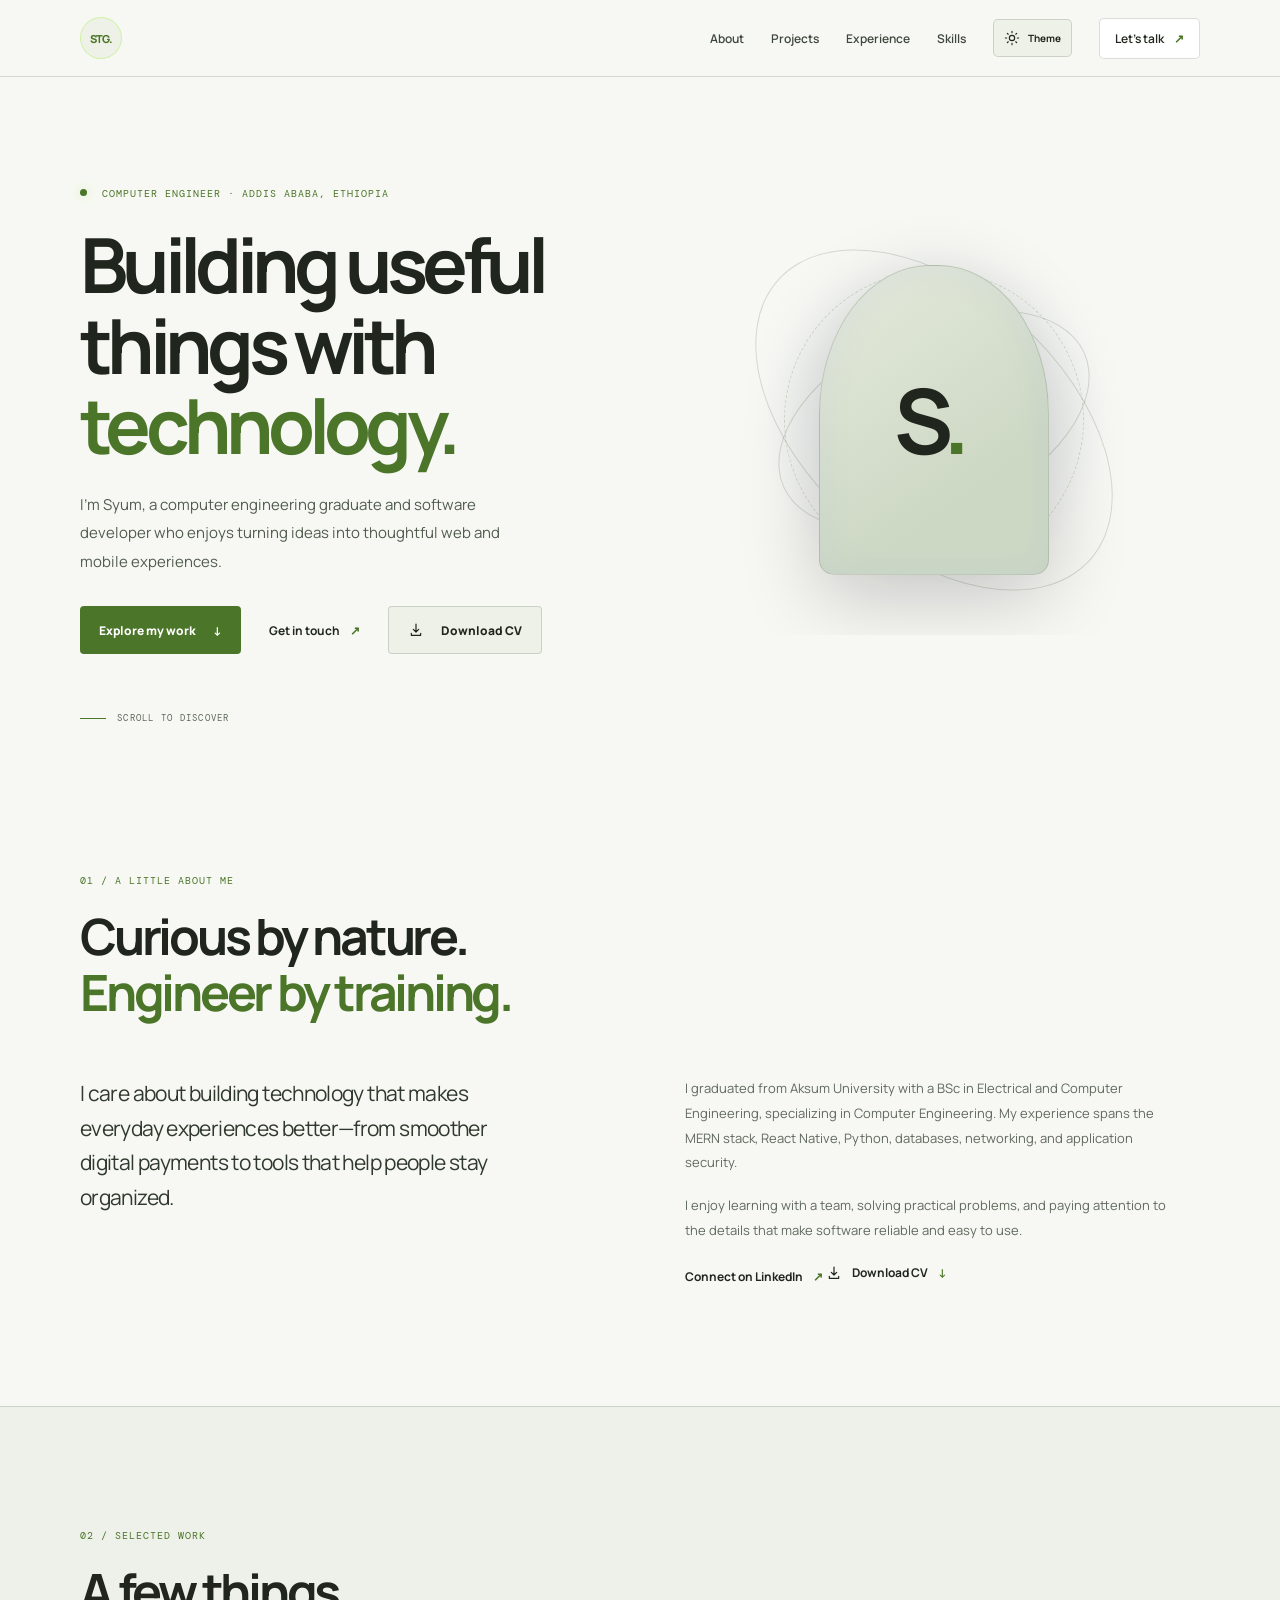
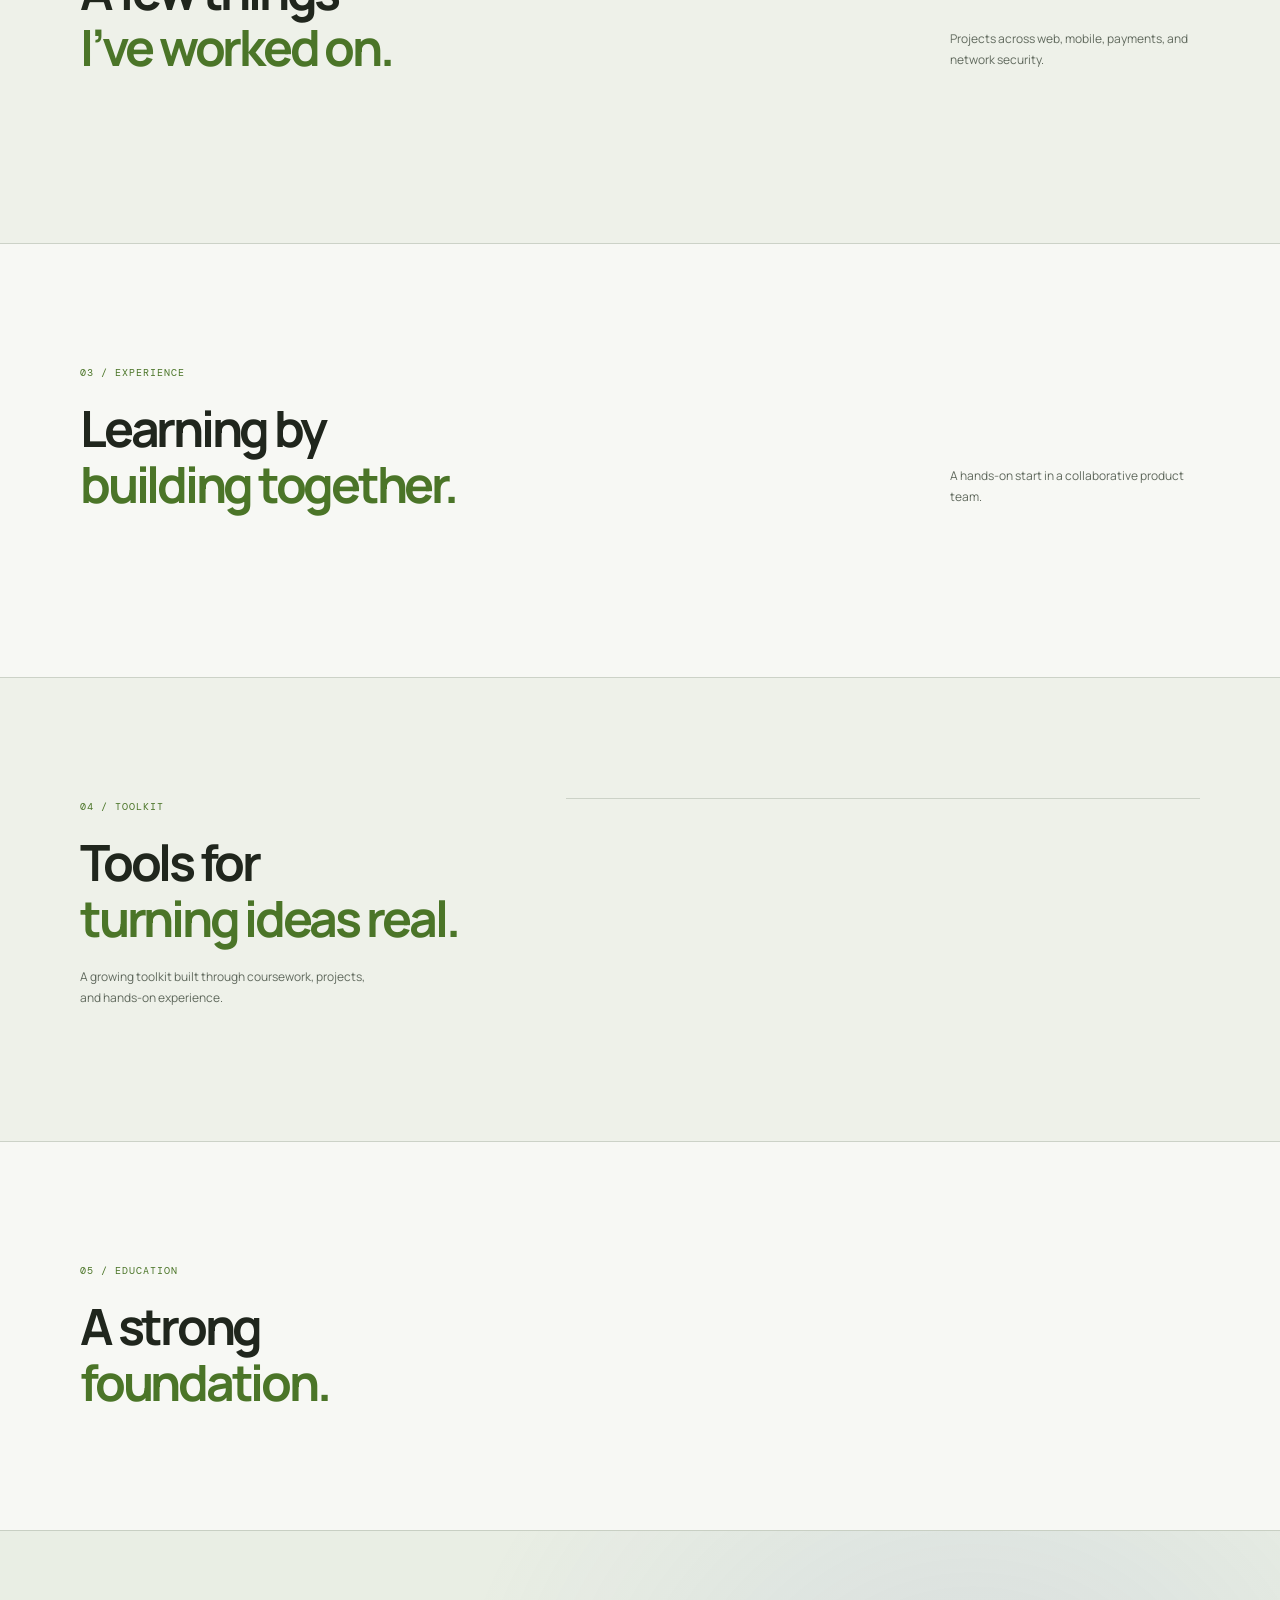
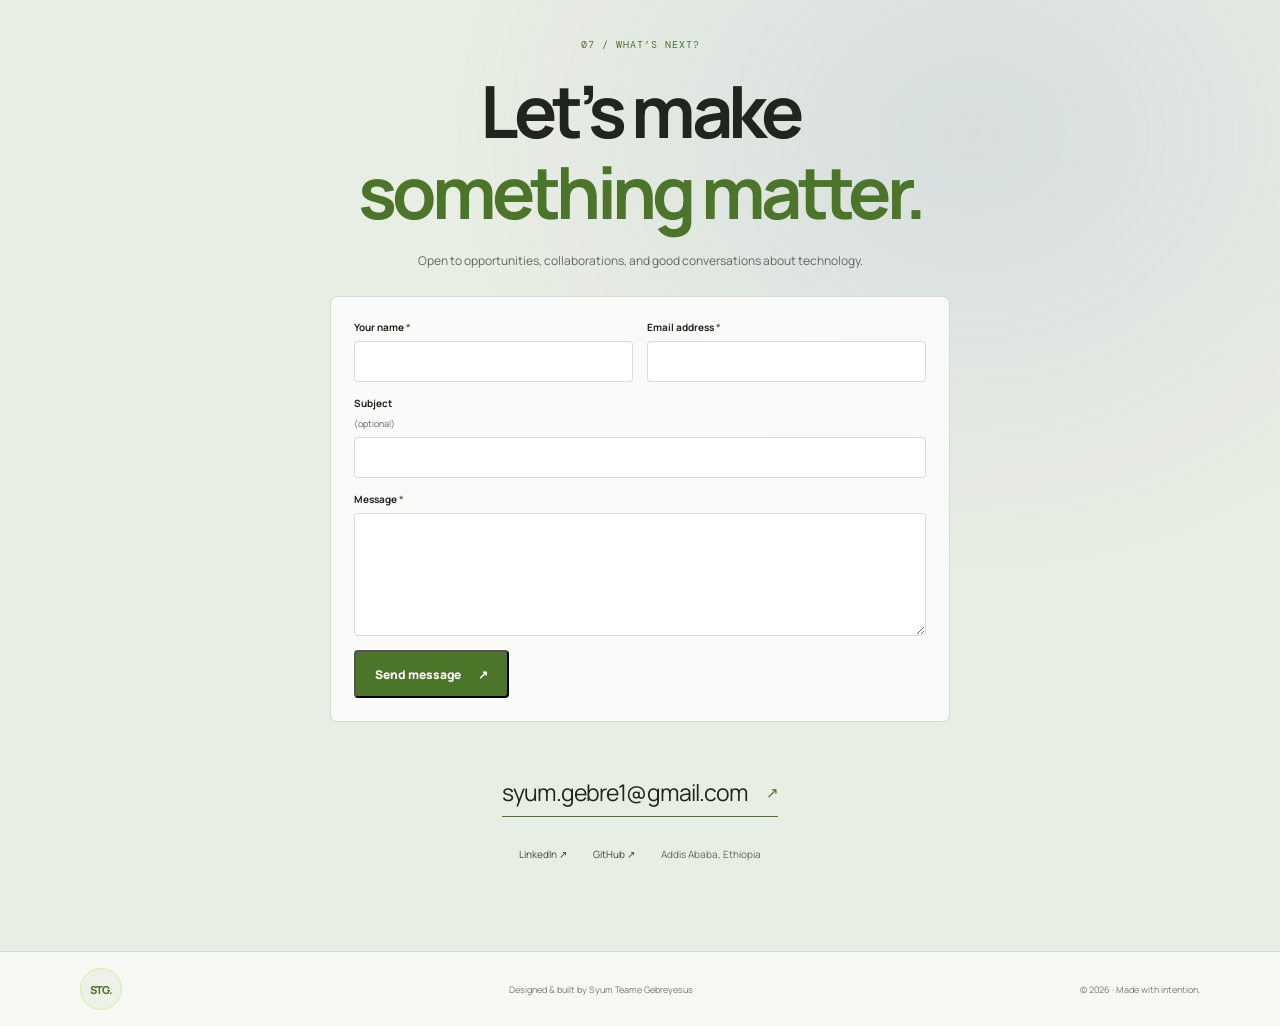
<file: index.html>
<!doctype html>
<html lang="en">
  <head>
    <meta charset="utf-8" />
    <meta name="viewport" content="width=device-width, initial-scale=1" />
    
    <!-- SEO Meta -->
    <meta name="description" content="The portfolio of Syum Teame Gebreyesus, a computer engineer and software developer based in Addis Ababa, Ethiopia." />
    <meta name="theme-color" content="#0b1020" />
    <meta name="color-scheme" content="dark light" />
    
    <!-- Open Graph / Social Media -->
    <meta property="og:type" content="website" />
    <meta property="og:title" content="Syum Teame Gebreyesus — Computer Engineer & Developer" />
    <meta property="og:description" content="Building useful things with technology. Explore my projects, experience, and skills." />
    <meta property="og:image" content="assets/og-image.jpg" />
    <meta name="twitter:card" content="summary_large_image" />

    <!-- JSON-LD Structured Data for Google -->
    <script type="application/ld+json">
    {
      "@context": "https://schema.org",
      "@type": "Person",
      "name": "Syum Teame Gebreyesus",
      "jobTitle": "Computer Engineer & Software Developer",
      "url": "https://syumgebre1.github.io/syum-portfolio/",
      "sameAs": [
        "https://www.linkedin.com/in/syumgebre1",
        "https://github.com/syum.gebre1"
      ]
    }
    </script>

    <link rel="icon" type="image/svg+xml" href="favicon.svg" />
    <title>Syum Teame Gebreyesus — Computer Engineer & Developer</title>
    
    <link rel="preconnect" href="https://fonts.googleapis.com" />
    <link rel="preconnect" href="https://fonts.gstatic.com" crossorigin />
    <link href="https://fonts.googleapis.com/css2?family=DM+Mono:wght@400;500&family=Manrope:wght@400;500;600;700;800&display=swap" rel="stylesheet" />
    
    <!-- Theme initialization (prevents flash of wrong theme) -->
    <script>
      (() => {
        let theme = null;
        try { theme = localStorage.getItem('syum-portfolio-theme'); } catch {}
        if (theme !== 'light' && theme !== 'dark') {
          theme = window.matchMedia('(prefers-color-scheme: light)').matches ? 'light' : 'dark';
        }
        document.documentElement.dataset.theme = theme;
      })();
    </script>
    
    <link rel="stylesheet" href="styles.css" />
    <script src="script.js" defer></script>
    <script type="module" src="password-recovery.js"></script>
    <script type="module" src="portfolio-data.js"></script>
    <script type="module" src="contact-form.js"></script>
  </head>
  <body>
    <a class="skip-link" href="#main">Skip to content</a>
    
    <!-- HEADER -->
    <header class="site-header">
      <nav class="nav shell" aria-label="Main navigation">
        <a class="wordmark photo-wordmark" href="#home" aria-label="Syum Gebreyesus, home">
          <img alt="" />
          <span class="logo-fallback" aria-hidden="true">STG<span>.</span></span>
        </a>
        <button class="menu-toggle" type="button" aria-expanded="false" aria-controls="nav-links">
          <span class="sr-only">Toggle navigation</span>
          <span></span><span></span>
        </button>
        <div class="nav-links" id="nav-links">
          <a href="#about">About</a>
          <a href="#projects">Projects</a>
          <a href="#experience">Experience</a>
          <a href="#skills">Skills</a>
          <button class="theme-toggle" id="theme-toggle" type="button" aria-pressed="false" aria-label="Switch to light theme">
            <svg class="theme-icon theme-icon-sun" viewBox="0 0 24 24" aria-hidden="true"><circle cx="12" cy="12" r="4"/><path d="M12 2v2m0 16v2M4.93 4.93l1.42 1.42m11.3 11.3 1.42 1.42M2 12h2m16 0h2M4.93 19.07l1.42-1.42m11.3-11.3 1.42-1.42"/></svg>
            <svg class="theme-icon theme-icon-moon" viewBox="0 0 24 24" aria-hidden="true"><path d="M20.2 15.2A8.5 8.5 0 0 1 8.8 3.8 8.5 8.5 0 1 0 20.2 15.2Z"/></svg>
            <span class="theme-toggle-label">Theme</span>
          </button>
          <a class="nav-contact" href="#contact">Let’s talk <span aria-hidden="true">↗</span></a>
        </div>
      </nav>
    </header>

    <main id="main">
      <!-- HERO SECTION -->
      <section class="hero shell" id="home" aria-labelledby="hero-title">
        <div class="hero-copy">
          <div class="hero-meta-row">
            <p class="eyebrow"><span class="status-dot"></span> <span data-profile="role-location">COMPUTER ENGINEER · ADDIS ABABA, ETHIOPIA</span></p>
            <!-- Availability Badge (populated by JS) -->
            <span id="availability-badge" class="availability-badge" hidden></span>
          </div>
          <h1 id="hero-title">Building useful<br />things with <span>technology.</span></h1>
          <p class="hero-intro" data-profile="summary">
            I’m Syum, a computer engineering graduate and software developer who enjoys turning ideas into thoughtful web and mobile experiences.
          </p>
          <div class="hero-actions">
            <a class="button button-primary" href="#projects">Explore my work <span aria-hidden="true">↓</span></a>
            <a class="text-link" href="mailto:syum.gebre1@gmail.com">Get in touch <span aria-hidden="true">↗</span></a>
            <a id="cv-download-hero" class="button button-secondary" href="assets/Syum-Teame-CV.pdf" download="Syum-Teame-CV.pdf" aria-label="Download Syum Teame Gebreyesus's CV as a PDF">
              <svg viewBox="0 0 24 24" aria-hidden="true"><path d="M12 3v12m0 0 4-4m-4 4-4-4M5 17v3h14v-3"/></svg>
              Download CV
            </a>
          </div>
        </div>
        
        <div class="hero-art" aria-hidden="true">
          <div class="orbit orbit-one"></div>
          <div class="orbit orbit-two"></div>
          <div class="orbit orbit-three"></div>
          <div class="hero-monogram">
            <img alt="" />
            <span class="monogram-fallback" aria-hidden="true">S<span>.</span></span>
          </div>
        </div>
        
        <a class="scroll-cue" href="#about"><span></span> SCROLL TO DISCOVER</a>
      </section>

      <!-- ABOUT SECTION -->
      <section class="section shell" id="about" aria-labelledby="about-title">
        <div class="section-heading">
          <p class="eyebrow">01 / A LITTLE ABOUT ME</p>
          <h2 id="about-title">Curious by nature.<br /><span>Engineer by training.</span></h2>
        </div>
        <div class="about-grid">
          <div>
            <p class="about-lead" data-profile="summary">I care about building technology that makes everyday experiences better—from smoother digital payments to tools that help people stay organized.</p>
            <!-- Currently learning block (populated by JS) -->
            <div id="now-learning-block" class="now-learning-block" hidden>
              <p class="eyebrow">CURRENTLY LEARNING</p>
              <p data-profile="now_learning"></p>
            </div>
          </div>
          <div class="about-detail">
            <div data-profile="about"><p>I graduated from Aksum University with a BSc in Electrical and Computer Engineering, specializing in Computer Engineering. My experience spans the MERN stack, React Native, Python, databases, networking, and application security.</p><p>I enjoy learning with a team, solving practical problems, and paying attention to the details that make software reliable and easy to use.</p></div>
            <a class="text-link" data-profile="linkedin-about" href="https://www.linkedin.com/in/syumgebre1" target="_blank" rel="noreferrer">Connect on LinkedIn <span aria-hidden="true">↗</span></a>
            <a id="cv-download-about" class="text-link about-cv-link" href="assets/Syum-Teame-CV.pdf" download="Syum-Teame-CV.pdf" aria-label="Download Syum Teame Gebreyesus's CV as a PDF">
              <svg viewBox="0 0 24 24" aria-hidden="true"><path d="M12 3v12m0 0 4-4m-4 4-4-4M5 17v3h14v-3"/></svg>
              Download CV <span aria-hidden="true">↓</span>
            </a>
          </div>
        </div>
      </section>

      <!-- PROJECTS SECTION -->
      <section class="section projects-section" id="projects" aria-labelledby="projects-title">
        <div class="shell">
          <div class="section-topline">
            <div class="section-heading">
              <p class="eyebrow">02 / SELECTED WORK</p>
              <h2 id="projects-title">A few things<br /><span>I’ve worked on.</span></h2>
            </div>
            <p class="section-aside">Projects across web, mobile, payments, and network security.</p>
          </div>
          <!-- Project cards will be dynamically rendered here by portfolio-data.js -->
          <div class="project-grid" data-portfolio="projects"></div>
        </div>
      </section>

      <!-- EXPERIENCE SECTION -->
      <section class="section shell" id="experience" aria-labelledby="experience-title">
        <div class="section-topline experience-topline">
          <div class="section-heading"><p class="eyebrow">03 / EXPERIENCE</p><h2 id="experience-title">Learning by<br /><span>building together.</span></h2></div>
          <p class="section-aside">A hands-on start in a collaborative product team.</p>
        </div>
        <!-- Experience cards will be dynamically rendered here by portfolio-data.js -->
        <div data-portfolio="experience"></div>
      </section>

      <!-- SKILLS SECTION -->
      <section class="section skills-section" id="skills" aria-labelledby="skills-title">
        <div class="shell skills-layout">
          <div class="section-heading"><p class="eyebrow">04 / TOOLKIT</p><h2 id="skills-title">Tools for<br /><span>turning ideas real.</span></h2><p class="skills-intro">A growing toolkit built through coursework, projects, and hands-on experience.</p></div>
          <!-- Skills rows will be dynamically rendered here by portfolio-data.js -->
          <div class="skills-list" data-portfolio="skills"></div>
        </div>
      </section>

      <!-- EDUCATION SECTION -->
      <section class="section shell education-section" id="education" aria-labelledby="education-title">
        <div class="section-heading"><p class="eyebrow">05 / EDUCATION</p><h2 id="education-title">A strong<br /><span>foundation.</span></h2></div>
        <!-- Education and Certs will be dynamically rendered here by portfolio-data.js -->
        <div class="education-content" data-portfolio="education"></div>
      </section>

      <!-- HIGHLIGHTS SECTION -->
      <section class="section shell highlights-section" id="highlights" aria-labelledby="highlights-title" data-portfolio="highlights" hidden>
        <div class="section-heading"><p class="eyebrow">06 / MORE ABOUT ME</p><h2 id="highlights-title">Highlights &<br /><span>languages.</span></h2></div>
        <div class="highlights-grid"></div>
      </section>

      <!-- CONTACT SECTION -->
      <section class="contact-section" id="contact" aria-labelledby="contact-title">
        <div class="shell contact-inner">
          <p class="eyebrow">07 / WHAT’S NEXT?</p>
          <h2 id="contact-title">Let’s make<br /><span>something matter.</span></h2>
          <p class="contact-copy">Open to opportunities, collaborations, and good conversations about technology.</p>
          
          <form id="contact-form" class="contact-form" novalidate>
            <div class="contact-form-row">
              <label for="contact-name">Your name <span aria-hidden="true">*</span><input id="contact-name" name="name" type="text" autocomplete="name" maxlength="120" required /></label>
              <label for="contact-email">Email address <span aria-hidden="true">*</span><input id="contact-email" name="email" type="email" autocomplete="email" maxlength="254" required /></label>
            </div>
            <label for="contact-subject">Subject <small>(optional)</small><input id="contact-subject" name="subject" type="text" maxlength="200" /></label>
            <label for="contact-message">Message <span aria-hidden="true">*</span><textarea id="contact-message" name="message" rows="5" maxlength="10000" required></textarea></label>
            <div class="contact-submit-row"><button class="button button-primary" type="submit">Send message <span aria-hidden="true">↗</span></button><p id="contact-form-status" class="contact-form-status" role="status" aria-live="polite"></p></div>
          </form>
          
          <div class="contact-options" aria-label="Other ways to contact me">
            <a id="contact-whatsapp" class="contact-option contact-option-whatsapp" href="#" target="_blank" rel="noreferrer" aria-label="Contact Syum on WhatsApp" hidden>
              <svg viewBox="0 0 24 24" aria-hidden="true"><path d="M20.5 11.7a8.5 8.5 0 0 1-12.6 7.4L3 20l.9-4.7a8.5 8.5 0 1 1 16.6-3.6Z"/><path d="M8.5 8.2c.3-.6.6-.6.9-.6h.4c.2 0 .4.1.5.4l.7 1.7c.1.2 0 .4-.1.6l-.5.6c-.2.2-.2.4 0 .7.5.8 1.2 1.5 2.1 2 .3.2.5.2.7-.1l.7-.8c.2-.2.4-.2.6-.1l1.6.8c.2.1.4.2.4.4 0 .3-.2 1-.7 1.4-.5.5-1.2.7-1.9.6-1-.1-2.2-.7-3.4-1.7-1.4-1.2-2.4-2.8-2.6-3.8-.2-.9.1-1.6.6-2.1Z"/></svg>
              WhatsApp
            </a>
            <a id="contact-telegram" class="contact-option contact-option-telegram" href="#" target="_blank" rel="noreferrer" aria-label="Message Syum on Telegram" hidden>
              <svg viewBox="0 0 24 24" aria-hidden="true"><path d="m21 3-7.1 18-4.1-7.8L2 9.1 21 3Z"/><path d="m9.8 13.2 4.8-4.8"/></svg>
              Telegram
            </a>
          </div>
          
          <a class="contact-email" data-profile="email-link" href="mailto:syum.gebre1@gmail.com">syum.gebre1@gmail.com <span aria-hidden="true">↗</span></a>
          <div class="contact-links"><a data-profile="linkedin-link" href="https://www.linkedin.com/in/syumgebre1" target="_blank" rel="noreferrer">LinkedIn ↗</a><a data-profile="github-link" href="https://github.com/syum.gebre1" target="_blank" rel="noreferrer">GitHub ↗</a><a data-profile="phone-link" href="tel:" hidden></a><span data-profile="location">Addis Ababa, Ethiopia</span></div>
        </div>
      </section>
    </main>

    <footer class="site-footer">
      <div class="shell footer-inner">
        <a class="wordmark photo-wordmark" href="#home" aria-label="Back to top"><img alt="" /><span class="logo-fallback" aria-hidden="true">STG<span>.</span></span></a>
        <p>Designed & built by <span data-profile="name">Syum Teame Gebreyesus</span></p>
        <!-- Admin link removed for privacy -->
        <p>© <span id="year">2026</span> · Made with intention.</p>
      </div>
    </footer>

    <section id="password-reset-panel" class="password-reset-overlay" role="dialog" aria-modal="true" aria-labelledby="password-reset-title" hidden>
      <form id="password-reset-form" class="password-reset-card">
        <p class="eyebrow">ACCOUNT SECURITY</p>
        <h1 id="password-reset-title">Set a new password</h1>
        <p class="password-reset-copy">Choose a new password for your portfolio admin account.</p>
        <div id="password-reset-fields" hidden>
          <label for="password-reset-new">New password</label>
          <input id="password-reset-new" name="password" type="password" autocomplete="new-password" minlength="8" required />
          <label for="password-reset-confirm">Confirm new password</label>
          <input id="password-reset-confirm" name="password-confirm" type="password" autocomplete="new-password" minlength="8" required />
        </div>
        <p id="password-reset-status" class="password-reset-status" role="status" aria-live="polite"></p>
        <button id="password-reset-submit" class="button button-primary" type="submit" hidden>Update password</button>
        <a class="password-reset-admin-link" href="admin.html">Go to admin sign in</a>
      </form>
    </section>
  </body>
</html>
</file>
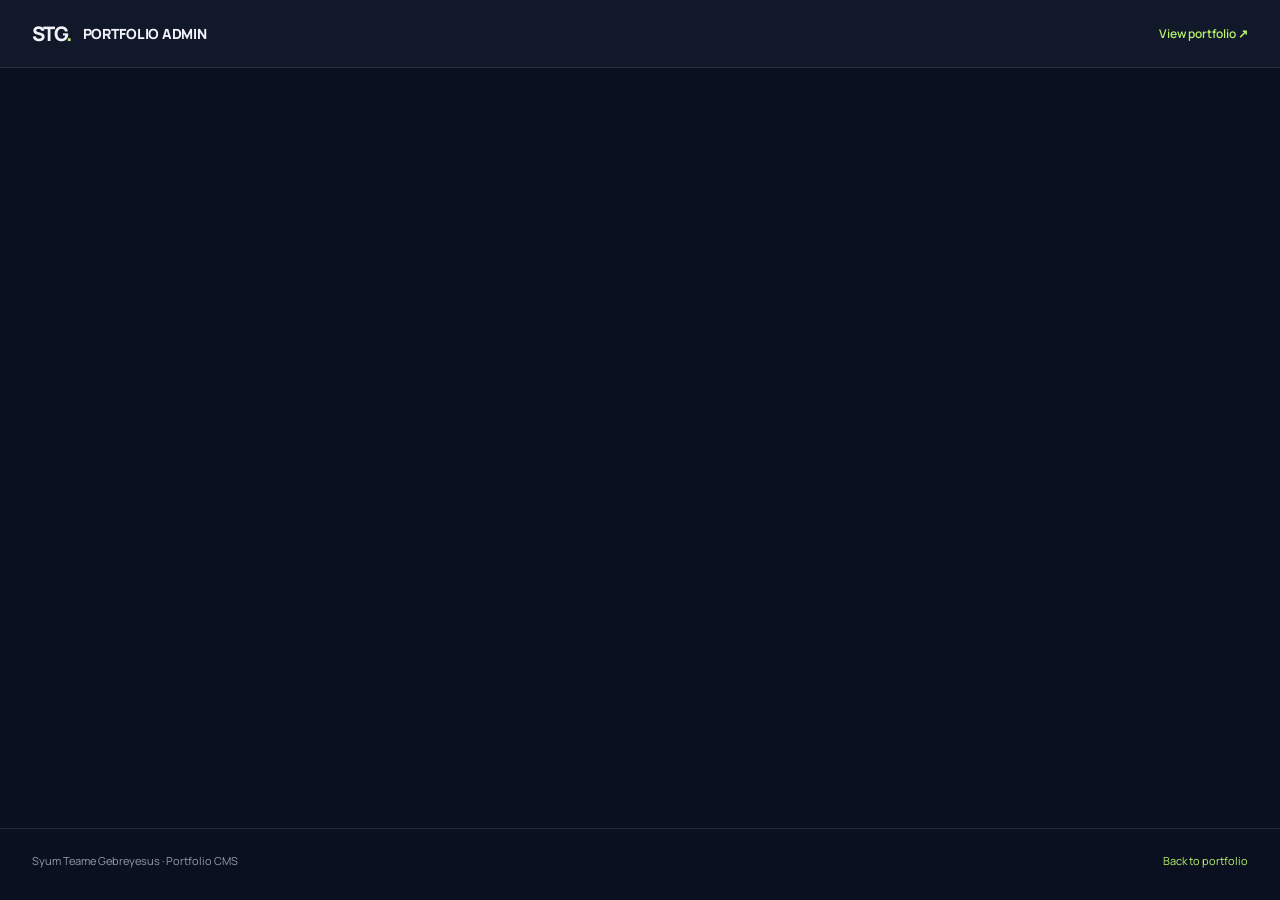
<file: admin.html>
<!doctype html>
<html lang="en">
  <head>
    <meta charset="utf-8" />
    <meta name="viewport" content="width=device-width, initial-scale=1" />
    <meta name="theme-color" content="#0b1020" />
    <meta name="robots" content="noindex, nofollow" /> <!-- Keep this page out of Google Search -->
    <link rel="icon" type="image/svg+xml" href="favicon.svg" />
    <title>Portfolio Admin — Syum</title>
    <link rel="preconnect" href="https://fonts.googleapis.com" />
    <link rel="preconnect" href="https://fonts.gstatic.com" crossorigin />
    <link href="https://fonts.googleapis.com/css2?family=DM+Mono:wght@400;500&family=Manrope:wght@400;500;600;700;800&display=swap" rel="stylesheet" />
    <link rel="stylesheet" href="admin.css" />
    <link rel="stylesheet" href="admin-inbox.css" />
    <script type="module" src="admin.js"></script>
  </head>
  <body>
    <header class="admin-topbar">
      <a class="admin-brand" href="index.html"><span class="brand-mark">STG<span>.</span></span><span>PORTFOLIO ADMIN</span></a>
      <div class="topbar-actions">
        <a class="public-link" href="index.html" target="_blank" rel="noreferrer">View portfolio ↗</a>
        <button id="sign-out" class="button button-quiet" type="button" hidden>Sign out</button>
      </div>
    </header>

    <main class="admin-main">
      <!-- Setup Message (Shows if config is missing) -->
      <section id="setup-message" class="notice-card" hidden>
        <p class="eyebrow">ONE-TIME SETUP</p>
        <h1>Connect your Supabase project</h1>
        <p>The admin is ready, but the project URL and public anon key haven’t been added yet. Follow the checklist in <strong>SUPABASE-SETUP.md</strong>, then reopen this page.</p>
      </section>

      <!-- Login Card (Shows if not signed in) -->
      <section id="login-card" class="login-card" hidden>
        <p class="eyebrow">PRIVATE CONTENT MANAGER</p>
        <h1>Welcome back.</h1>
        <p class="muted">Sign in to update your portfolio content.</p>
        <form id="login-form" class="form-stack">
          <label>Email address<input name="email" type="email" autocomplete="username" required /></label>
          <label>Password<input name="password" type="password" autocomplete="current-password" required /></label>
          <button class="button button-primary" type="submit">Sign in <span aria-hidden="true">↗</span></button>
          <p id="login-error" class="form-message" role="status"></p>
        </form>
      </section>

      <!-- Main Dashboard (Shows if signed in) -->
      <section id="dashboard" hidden>
        <div class="dashboard-heading">
          <div>
            <p class="eyebrow">YOUR WEBSITE, YOUR CONTENT</p>
            <h1>Good to see you.</h1>
            <p class="muted">Manage your public portfolio without editing code.</p>
          </div>
          <span class="secure-badge"><i></i> PRIVATE ADMIN</span>
        </div>
        
        <div class="dashboard-layout">
          <!-- Sidebar Navigation -->
          <aside class="manager-sidebar" aria-label="Content sections">
            <p class="eyebrow">CONTENT</p>
            <nav id="section-nav"></nav>
            <p class="sidebar-note">Saved changes are published to your portfolio as soon as you save.</p>
          </aside>

          <!-- Main Content Area -->
          <section class="manager-panel" aria-live="polite">
            <div class="panel-heading">
              <div>
                <p id="section-kicker" class="eyebrow"></p>
                <h2 id="section-title"></h2>
              </div>
              <button id="add-record" class="button button-primary" type="button">＋ Add new</button>
            </div>
            
            <p id="panel-message" class="panel-message" role="status"></p>
            
            <!-- Content Lists -->
            <div id="record-list" class="record-list"></div>
            <div id="message-list" class="message-list" hidden></div>
            
            <!-- Edit/Add Form -->
            <form id="record-form" class="record-form" hidden>
              <div class="form-heading">
                <h3 id="form-title"></h3>
                <button id="cancel-form" class="button button-quiet" type="button">Cancel</button>
              </div>
              <div id="form-fields" class="form-fields"></div>
              <p id="form-error" class="form-message" role="status"></p>
              <button class="button button-primary" type="submit">Save changes <span aria-hidden="true">↗</span></button>
            </form>

            <!-- Site Settings (WhatsApp + Telegram) -->
            <section id="settings-panel" class="record-form" hidden>
              <div class="form-heading">
                <h3>Contact details</h3>
              </div>
              <form id="settings-form" class="form-stack">
                <label>
                  WhatsApp number
                  <input name="whatsapp_number" type="tel" inputmode="numeric" placeholder="251912345678" pattern="[0-9]{0,15}" autocomplete="off" />
                  <small class="muted">Digits only, with country code. No <code>+</code> or spaces.</small>
                </label>
                <label>
                  Telegram username
                  <input name="telegram_username" type="text" placeholder="syum_teame" pattern="[A-Za-z0-9_]{0,32}" autocomplete="off" />
                  <small class="muted">Without the <code>@</code>. Letters, numbers, and underscore.</small>
                </label>
                <p id="settings-error" class="form-message" role="status"></p>
                <button class="button button-primary" type="submit">Save contact details <span aria-hidden="true">↗</span></button>
              </form>
            </section>
          </section>
        </div>
      </section>
    </main>
    
    <footer class="admin-footer">
      <span>Syum Teame Gebreyesus · Portfolio CMS</span>
      <a href="index.html">Back to portfolio</a>
    </footer>
  </body>
</html>
</file>
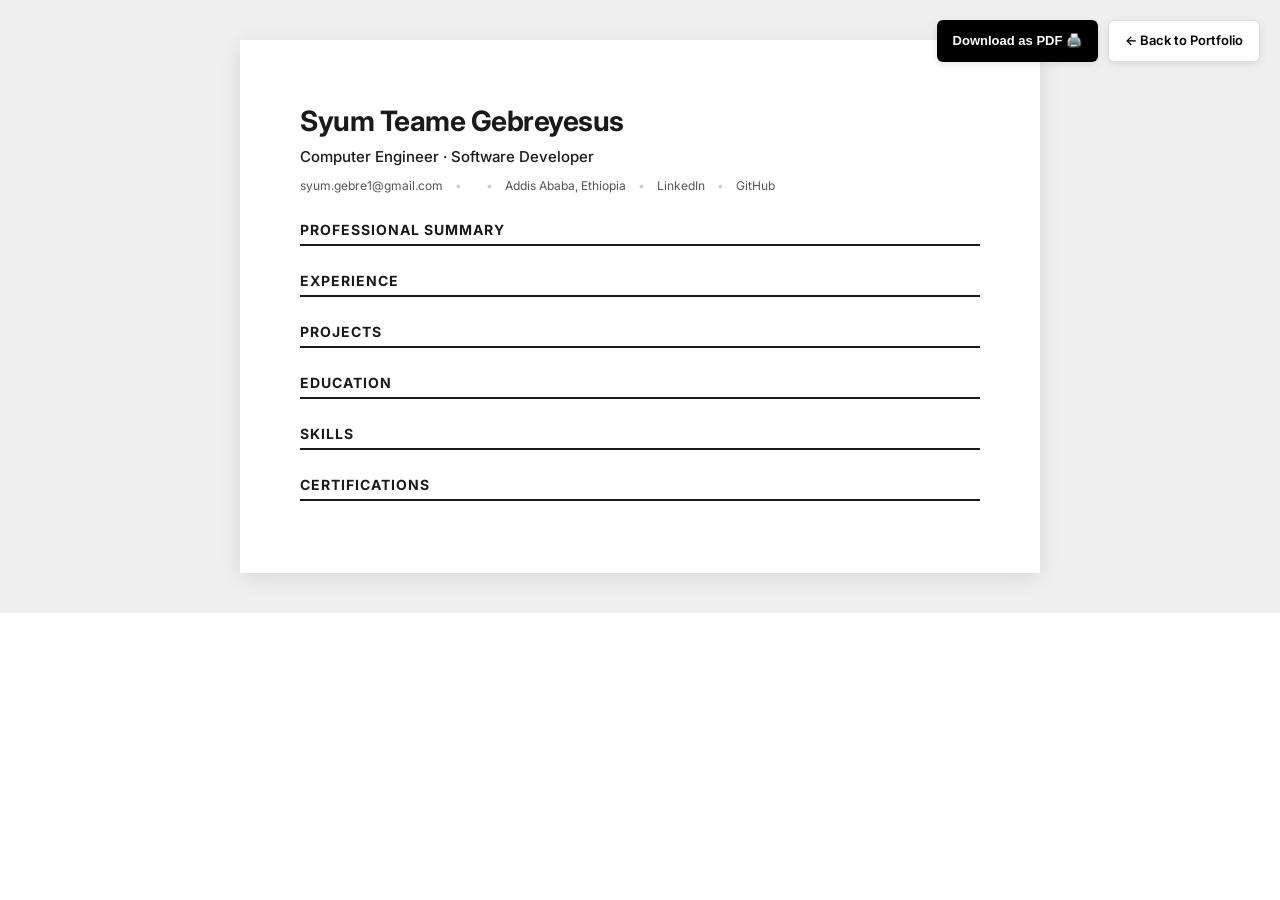
<file: cv.html>
<!doctype html>
<html lang="en">
  <head>
    <meta charset="utf-8" />
    <meta name="viewport" content="width=device-width, initial-scale=1" />
    <title>Syum Teame Gebreyesus — CV</title>
    <link rel="preconnect" href="https://fonts.googleapis.com" />
    <link rel="preconnect" href="https://fonts.gstatic.com" crossorigin />
    <link href="https://fonts.googleapis.com/css2?family=Inter:wght@400;500;600;700&display=swap" rel="stylesheet" />
    <link rel="stylesheet" href="cv.css" />
    <script type="module" src="cv.js"></script>
  </head>
  <body>
    <!-- Floating print button (hidden when printing) -->
    <div class="print-actions">
      <button onclick="window.print()" class="print-btn">Download as PDF 🖨️</button>
      <a href="index.html" class="back-btn">← Back to Portfolio</a>
    </div>

    <main class="cv-container" id="cv-content">
      <!-- HEADER (Populated by JS) -->
      <header class="cv-header">
        <h1 data-profile="name">Syum Teame Gebreyesus</h1>
        <p class="role" data-profile="role">Computer Engineer · Software Developer</p>
        <div class="contact-info">
          <span data-profile="email">syum.gebre1@gmail.com</span>
          <span data-profile="phone"></span>
          <span data-profile="location">Addis Ababa, Ethiopia</span>
          <span data-profile="linkedin">LinkedIn</span>
          <span data-profile="github">GitHub</span>
        </div>
      </header>

      <!-- SUMMARY -->
      <section class="cv-section">
        <h2>Professional Summary</h2>
        <p data-profile="summary"></p>
      </section>

      <!-- EXPERIENCE -->
      <section class="cv-section">
        <h2>Experience</h2>
        <div data-portfolio="experience"></div>
      </section>

      <!-- PROJECTS -->
      <section class="cv-section">
        <h2>Projects</h2>
        <div data-portfolio="projects"></div>
      </section>

      <!-- EDUCATION -->
      <section class="cv-section">
        <h2>Education</h2>
        <div data-portfolio="education"></div>
      </section>

      <!-- SKILLS -->
      <section class="cv-section">
        <h2>Skills</h2>
        <div data-portfolio="skills"></div>
      </section>

      <!-- CERTIFICATES -->
      <section class="cv-section">
        <h2>Certifications</h2>
        <div data-portfolio="certificates"></div>
      </section>
    </main>
  </body>
</html>
</file>
<file: styles.css>
/* styles.css */

:root {
  color-scheme: dark;
  --ink: #f2f3f8;
  --muted: #969bad;
  --subtle: #686f83;
  --bg: #0b1020;
  --panel: #11182a;
  --panel-2: #151d32;
  --line: rgba(223, 230, 255, .12);
  --accent: #b8f36b;
  --blue: #6f8bff;
  --accent-contrast: #111720;
  --accent-hover: #ceff86;
  --header-bg: rgba(11, 16, 32, .84);
  --nav-text: #c1c5d2;
  --body-secondary: #aeb3c3;
  --about-lead: #e6e8ef;
  --section-bg: #0e1425;
  --card-bg: #11182a;
  --card-border: rgba(223,230,255,.1);
  --form-bg: rgba(11,16,32,.48);
  --input-bg: #0c1221;
  --contact-bg: #11182a;
  --contact-copy: #c4cad6;
  --error: #ff9e9e;
  --focus-ring: rgba(184,243,107,.3);
  --portrait-bg: linear-gradient(145deg, #1b2747, #11182b 70%);
  --footer-border: rgba(223,230,255,.08);
  --mono: 'DM Mono', monospace;
  --sans: 'Manrope', sans-serif;
  font-family: var(--sans);
  scroll-behavior: smooth;
  scroll-padding-top: 92px;
}

:root[data-theme="light"] {
  color-scheme: light;
  --ink: #20261d;
  --muted: #60695d;
  --subtle: #747d71;
  --bg: #f7f8f4;
  --panel: #fff;
  --panel-2: #edf1e7;
  --line: rgba(39,57,31,.17);
  --accent: #4b7528;
  --blue: #5269b0;
  --accent-contrast: #fff;
  --accent-hover: #3d6420;
  --header-bg: rgba(247,248,244,.9);
  --nav-text: #3e473b;
  --body-secondary: #515c4e;
  --about-lead: #30392d;
  --section-bg: #eef1e9;
  --card-bg: #fff;
  --card-border: rgba(39,57,31,.15);
  --form-bg: rgba(255,255,255,.78);
  --input-bg: #fff;
  --contact-bg: #e9eee4;
  --contact-copy: #545f50;
  --error: #a22b2b;
  --focus-ring: rgba(75,117,40,.28);
  --portrait-bg: linear-gradient(145deg, #e5eadc, #cdd8c4 70%);
  --footer-border: rgba(39,57,31,.16);
}

* { box-sizing: border-box; }
[hidden] { display: none !important; }
body { margin: 0; background: var(--bg); color: var(--ink); font-family: var(--sans); -webkit-font-smoothing: antialiased; transition: background-color .24s ease, color .24s ease; }
a { color: inherit; text-decoration: none; }
button { font: inherit; }
button, a, input, textarea { -webkit-tap-highlight-color: transparent; }
a:focus-visible, button:focus-visible, input:focus-visible, textarea:focus-visible { outline: 2px solid var(--accent); outline-offset: 3px; }
.shell { width: min(1120px, calc(100% - 64px)); margin-inline: auto; }
.skip-link { position: fixed; top: 12px; left: 12px; z-index: 20; padding: 12px 16px; transform: translateY(-160%); background: var(--accent); color: var(--bg); border-radius: 6px; }
.skip-link:focus { transform: translateY(0); }
.sr-only { position: absolute; width: 1px; height: 1px; padding: 0; margin: -1px; overflow: hidden; clip: rect(0, 0, 0, 0); white-space: nowrap; border: 0; }

/* HEADER & NAV */
.site-header { position: sticky; top: 0; z-index: 10; background: var(--header-bg); border-bottom: 1px solid var(--line); backdrop-filter: blur(18px); transition: background-color .24s ease, border-color .24s ease; }
.nav { height: 76px; display: flex; align-items: center; justify-content: space-between; }
.wordmark { font-size: 21px; font-weight: 800; letter-spacing: -.08em; }
.wordmark span, .accent-text { color: var(--accent); }
.photo-wordmark { width: 42px; height: 42px; position: relative; display: inline-grid; place-items: center; overflow: hidden; border: 1px solid rgba(184, 243, 107, .55); border-radius: 50%; background: var(--panel-2); }
.photo-wordmark img { position: absolute; inset: 0; width: 100%; height: 100%; object-fit: cover; object-position: center 24%; }
.photo-wordmark .logo-fallback { position: absolute; z-index: 1; font-size: 11px; letter-spacing: -.08em; }
.photo-wordmark .logo-fallback span { color: var(--accent); }
.nav-links { display: flex; align-items: center; gap: 27px; color: var(--nav-text); font-size: 12px; font-weight: 600; }
.nav-links a { transition: color .2s ease; }
.nav-links a:hover, .nav-links a:focus-visible { color: var(--accent); }
.nav-links .nav-contact { border: 1px solid var(--line); padding: 11px 15px; border-radius: 5px; color: var(--ink); }
.nav-contact span { color: var(--accent); margin-left: 8px; }
.theme-toggle { display: inline-flex; min-height: 38px; align-items: center; justify-content: center; gap: 8px; padding: 0 10px; border: 1px solid var(--line); border-radius: 5px; background: var(--panel-2); color: var(--ink); cursor: pointer; font-size: 10px; font-weight: 700; transition: background-color .24s ease, color .24s ease, border-color .24s ease; }
.theme-toggle:hover { border-color: var(--accent); color: var(--accent); }
.theme-icon { width: 16px; height: 16px; fill: none; stroke: currentColor; stroke-width: 1.7; stroke-linecap: round; stroke-linejoin: round; }
:root[data-theme="dark"] .theme-icon-sun, :root[data-theme="light"] .theme-icon-moon { display: none; }
.menu-toggle { display: none; }

/* HERO */
.hero { min-height: 660px; padding-top: 108px; padding-bottom: 98px; display: grid; grid-template-columns: 1.05fr .95fr; align-items: center; position: relative; }
.hero-copy { position: relative; z-index: 1; }
.hero-meta-row { display: flex; align-items: center; gap: 16px; margin-bottom: 22px; flex-wrap: wrap; }
.hero-meta-row .eyebrow { margin: 0; }

/* New: Availability Badge */
.availability-badge { display: inline-flex; align-items: center; gap: 7px; padding: 5px 12px; border-radius: 20px; font: 10px var(--mono); letter-spacing: .05em; text-transform: uppercase; border: 1px solid var(--line); background: var(--panel); }
.availability-badge::before { content: ''; width: 6px; height: 6px; border-radius: 50%; }
.availability-badge.is-open { color: #b8f36b; border-color: rgba(184,243,107,.3); }
.availability-badge.is-open::before { background: #b8f36b; box-shadow: 0 0 8px rgba(184,243,107,.6); }
.availability-badge.is-freelance { color: #91a5ff; border-color: rgba(111,139,255,.3); }
.availability-badge.is-freelance::before { background: #91a5ff; }
.availability-badge.is-closed { color: var(--muted); }
.availability-badge.is-closed::before { background: var(--muted); }

.eyebrow { color: var(--accent); font: 10px/1.7 var(--mono); letter-spacing: .1em; margin: 0 0 22px; }
.status-dot { display: inline-block; width: 7px; height: 7px; background: var(--accent); border-radius: 50%; margin: 0 8px 1px 0; box-shadow: 0 0 12px rgba(184, 243, 107, .65); }
h1, h2, h3, p { margin-top: 0; }
.hero h1 { font-size: clamp(48px, 6.2vw, 76px); line-height: 1.06; letter-spacing: -.075em; margin: 0 0 25px; font-weight: 700; }
.hero h1 span, .section-heading h2 span, .contact-inner h2 span { color: var(--accent); }
.hero-intro { max-width: 440px; color: var(--body-secondary); font-size: 15px; line-height: 1.9; margin-bottom: 30px; }
.hero-actions { display: flex; gap: 28px; align-items: center; }
.button { display: inline-flex; align-items: center; gap: 17px; min-height: 48px; padding: 0 19px; font-size: 12px; font-weight: 800; border-radius: 4px; transition: transform .2s ease, background .2s ease; }
.button:hover { transform: translateY(-2px); }
.button-primary { color: var(--accent-contrast); background: var(--accent); }
.button-primary:hover { background: var(--accent-hover); }
.button-secondary { color: var(--ink); background: var(--panel-2); border: 1px solid var(--line); }
.button-secondary:hover { color: var(--accent); border-color: var(--accent); }
.button-secondary svg, .about-cv-link svg { width: 16px; height: 16px; fill: none; stroke: currentColor; stroke-width: 1.8; stroke-linecap: round; stroke-linejoin: round; flex: 0 0 auto; }
.text-link { display: inline-flex; align-items: center; gap: 10px; color: var(--ink); font-size: 12px; font-weight: 700; }
.text-link span { color: var(--accent); transition: transform .2s ease; }
.text-link:hover span { transform: translate(3px, -3px); }
.scroll-cue { position: absolute; left: 0; bottom: 28px; color: #777e92; font: 9px var(--mono); letter-spacing: .14em; display: flex; align-items: center; gap: 11px; }
.scroll-cue span { width: 26px; height: 1px; background: var(--accent); }

/* HERO ART (Simplified) */
.hero-art { min-height: 430px; position: relative; display: grid; place-items: center; overflow: hidden; }
.hero-art::before { content: ''; position: absolute; width: 360px; height: 360px; border-radius: 50%; background: radial-gradient(circle, rgba(111, 139, 255, .17), transparent 68%); }
.orbit { position: absolute; border: 1px solid rgba(188, 203, 255, .12); border-radius: 50%; transform: rotate(-24deg); }
.orbit-one { width: 330px; height: 190px; }
.orbit-two { width: 420px; height: 260px; transform: rotate(42deg); }
.orbit-three { width: 300px; height: 300px; border-style: dashed; border-color: rgba(184, 243, 107, .16); }
.hero-monogram { width: 230px; height: 310px; position: relative; overflow: hidden; display: grid; place-content: center; border-radius: 48% 48% 15px 15px; background: var(--portrait-bg); border: 1px solid var(--line); box-shadow: 0 22px 80px rgba(0, 0, 0, .2), inset 0 0 34px rgba(111, 139, 255, .08); font-size: 90px; line-height: 1; font-weight: 700; letter-spacing: -.09em; padding-right: 12px; }
.hero-monogram > img { position: absolute; inset: 0; width: 100%; height: 100%; object-fit: cover; object-position: center 20%; }
.monogram-fallback { position: relative; z-index: 1; }
.monogram-fallback > span { color: var(--accent); }

/* ABOUT & NEW LEARNING BLOCK */
.section { padding-top: 120px; padding-bottom: 120px; }
.section-heading h2, .contact-inner h2 { font-size: clamp(36px, 4vw, 50px); line-height: 1.12; letter-spacing: -.065em; margin: 0; }
.section-heading .eyebrow { margin-bottom: 19px; }
.about-grid { display: grid; grid-template-columns: 1fr 1fr; gap: 90px; margin-top: 56px; }
.about-lead { font-size: 21px; line-height: 1.65; letter-spacing: -.03em; max-width: 440px; color: var(--about-lead); margin-bottom: 24px; }
.about-detail { max-width: 490px; }
.about-detail p { color: var(--muted); font-size: 13px; line-height: 1.9; margin-bottom: 18px; }
.about-detail .text-link { margin-top: 4px; }

/* New: Now Learning */
.now-learning-block { padding: 16px 20px; background: var(--panel); border-left: 2px solid var(--accent); border-radius: 0 6px 6px 0; }
.now-learning-block .eyebrow { margin-bottom: 6px; font-size: 9px; }
.now-learning-block p:last-child { margin: 0; font-size: 13px; color: var(--ink); line-height: 1.6; }

/* PROJECTS */
.projects-section, .skills-section { background: var(--section-bg); border-block: 1px solid var(--line); transition: background-color .24s ease, border-color .24s ease; }
.section-topline { display: flex; justify-content: space-between; align-items: end; margin-bottom: 48px; }
.section-aside { max-width: 250px; color: var(--muted); font-size: 12px; line-height: 1.8; margin-bottom: 4px; }
.project-grid { display: grid; grid-template-columns: 1fr 1fr; gap: 22px; }
.project-card { overflow: hidden; border: 1px solid var(--card-border); border-radius: 7px; background: var(--card-bg); transition: transform .25s ease, border-color .25s ease, background-color .24s ease; }
.project-card:hover { transform: translateY(-4px); border-color: rgba(184,243,107,.4); }
.project-visual { height: 248px; position: relative; overflow: hidden; display: grid; place-items: center; background: var(--panel-2); }
.project-upload { position: absolute; inset: 0; width: 100%; height: 100%; object-fit: cover; }
.visual-label { position: absolute; bottom: 17px; left: 19px; color: #f5f6fa; font: 8px var(--mono); letter-spacing: .1em; text-shadow: 0 1px 5px rgba(0,0,0,.8); z-index: 2; }
.project-info { padding: 20px 22px 22px; }
.project-title-row { display: flex; align-items: start; justify-content: space-between; gap: 12px; }
.project-info h3 { font-size: 16px; letter-spacing: -.035em; margin-bottom: 8px; }
.project-info h3 a:hover { color: var(--accent); }
.project-links { display: flex; gap: 12px; align-items: center; }
.project-arrow { color: var(--accent); font-size: 15px; }
.project-info p { min-height: 44px; color: var(--muted); font-size: 11px; line-height: 1.75; margin-bottom: 17px; }
.tag-list { display: flex; flex-wrap: wrap; gap: 7px; list-style: none; padding: 0; margin: 0; }
.tag-list li { border: 1px solid rgba(223,230,255,.12); border-radius: 3px; padding: 5px 7px; color: #abb1c1; font: 8px var(--mono); }

/* EXPERIENCE */
.experience-topline { margin-bottom: 45px; }
.experience-card { display: grid; grid-template-columns: 100px 1fr 70px; gap: 35px; border-top: 1px solid var(--line); border-bottom: 1px solid var(--line); padding: 36px 0; }
.experience-date { display: flex; flex-direction: column; gap: 4px; color: var(--muted); font: 9px var(--mono); letter-spacing: .06em; }
.experience-date strong { color: var(--ink); font-size: 20px; font-family: var(--sans); letter-spacing: -.05em; }
.experience-main .eyebrow { margin-bottom: 10px; font-size: 9px; }
.experience-main h3 { font-size: 20px; letter-spacing: -.045em; margin-bottom: 13px; }
.experience-main h3 span { color: var(--muted); font-weight: 500; }
.experience-main > p:not(.eyebrow) { color: var(--muted); font-size: 12px; line-height: 1.8; max-width: 680px; margin-bottom: 17px; }
.experience-points { list-style: none; padding: 0; margin: 0; display: grid; gap: 8px; }
.experience-points li { color: #bbc0ce; font-size: 11px; line-height: 1.65; }
.experience-points li::before { content: '↳'; color: var(--accent); margin-right: 9px; }
.experience-mark { align-self: start; width: 55px; height: 55px; display: grid; place-content: center; border: 1px solid var(--line); border-radius: 50%; color: #9ea7b9; font-size: 13px; font-weight: 800; }
.experience-mark span { color: var(--accent); font-size: 9px; }

/* SKILLS & EDUCATION */
.skills-layout { display: grid; grid-template-columns: .75fr 1.25fr; gap: 105px; }
.skills-intro { max-width: 290px; margin-top: 20px; color: var(--muted); font-size: 12px; line-height: 1.8; }
.skills-list { border-top: 1px solid var(--line); }
.skill-row { display: grid; grid-template-columns: 150px 1fr; gap: 25px; border-bottom: 1px solid var(--line); padding: 19px 0; }
.skill-row h3 { margin: 0; font-size: 11px; color: var(--ink); }
.skill-row p { margin: 0; color: var(--muted); font-size: 11px; line-height: 1.75; }
.education-record + .education-record { border-top: 1px solid var(--line); padding-top: 24px; margin-top: 24px; }
.education-details { color: var(--muted); font-size: 10px; line-height: 1.8; }
.certifications { margin-top: 32px; border-top: 1px solid var(--line); padding-top: 24px; }
.certifications h4 { font-size: 12px; margin-bottom: 16px; }
.certifications ul { list-style: none; padding: 0; margin: 0; display: grid; gap: 12px; }
.certifications li { display: flex; justify-content: space-between; gap: 20px; font-size: 11px; }
.certifications li a:hover { color: var(--accent); }
.certifications li span { color: var(--muted); text-align: right; }
.coursework { margin-top: 20px; }
.coursework h4 { font-size: 10px; color: var(--muted); margin-bottom: 8px; text-transform: uppercase; letter-spacing: .05em; }
.coursework p { font-size: 11px; line-height: 1.7; color: var(--body-secondary); }

/* HIGHLIGHTS */
.highlights-section { border-top: 1px solid rgba(223,230,255,.06); }
.highlights-grid { display: grid; grid-template-columns: repeat(3,1fr); gap: 14px; margin-top: 40px; }
.highlight-card { padding: 20px; background: var(--panel); border: 1px solid var(--line); border-radius: 6px; }
.highlight-card .eyebrow { font-size: 8px; margin-bottom: 9px; }
.highlight-card h3 { font-size: 15px; margin-bottom: 8px; }
.highlight-card > p:not(.eyebrow) { color: var(--muted); font-size: 11px; line-height: 1.7; }
.highlight-card a { color: var(--accent); font-size: 10px; }

/* CONTACT */
.contact-section { padding: 105px 0 90px; background: radial-gradient(ellipse at 76% 20%, rgba(79,106,190,.18), transparent 37%), var(--contact-bg); border-top: 1px solid var(--line); transition: background-color .24s ease, border-color .24s ease; }
.contact-inner { text-align: center; }
.contact-inner .eyebrow { margin-bottom: 18px; }
.contact-inner h2 { font-size: clamp(44px, 6vw, 72px); }
.contact-copy { color: var(--muted); font-size: 12px; margin: 20px auto 27px; }
.contact-form { width: min(620px, 100%); margin: 0 auto 30px; padding: 23px; text-align: left; background: var(--form-bg); border: 1px solid var(--line); border-radius: 7px; transition: background-color .24s ease, border-color .24s ease; }
.contact-form-row { display: grid; grid-template-columns: 1fr 1fr; gap: 14px; }
.contact-form label { display: grid; gap: 7px; margin-bottom: 14px; color: var(--ink); font-size: 10px; font-weight: 700; }
.contact-form label > span { display: contents; color: var(--accent); }
.contact-form label small { display: inline; color: var(--muted); font-size: 9px; font-weight: 400; }
.contact-form input, .contact-form textarea { width: 100%; padding: 11px 12px; border: 1px solid var(--line); border-radius: 4px; outline: none; background: var(--input-bg); color: var(--ink); font: 12px var(--sans); transition: background-color .24s ease, color .24s ease, border-color .24s ease; }
.contact-form textarea { resize: vertical; min-height: 120px; line-height: 1.65; }
.contact-form input:focus, .contact-form textarea:focus { border-color: var(--accent); box-shadow: 0 0 0 3px var(--focus-ring); }
.contact-submit-row { display: flex; align-items: center; gap: 15px; }
.contact-form .button:disabled { cursor: wait; opacity: .65; transform: none; }
.contact-form-status { flex: 1; margin: 0; color: var(--contact-copy); font-size: 10px; line-height: 1.6; }
.contact-form-status.is-success { color: var(--accent); }
.contact-form-status.is-error { color: var(--error); }
.contact-email { display: inline-flex; gap: 18px; align-items: center; padding-bottom: 8px; border-bottom: 1px solid var(--accent); font-size: clamp(17px, 3vw, 23px); letter-spacing: -.04em; }
.contact-email span { color: var(--accent); font-size: 15px; }
.contact-links { display: flex; justify-content: center; gap: 26px; margin-top: 30px; color: var(--nav-text); font-size: 10px; }
.contact-links a:hover { color: var(--accent); }
.contact-links span { color: var(--muted); }
.contact-options { display: flex; justify-content: center; flex-wrap: wrap; gap: 12px; margin: 0 auto 24px; }
.contact-option { display: inline-flex; align-items: center; justify-content: center; gap: 9px; min-height: 42px; padding: 0 15px; border: 1px solid var(--line); border-radius: 5px; background: var(--panel); color: var(--ink); font-size: 11px; font-weight: 700; transition: color .2s ease, background-color .24s ease, border-color .2s ease, transform .2s ease; }
.contact-option:hover { color: var(--accent); border-color: var(--accent); transform: translateY(-2px); }
.contact-option svg { width: 17px; height: 17px; fill: none; stroke: currentColor; stroke-width: 1.7; stroke-linecap: round; stroke-linejoin: round; }
.contact-option-whatsapp svg { fill: none; }

/* PASSWORD RECOVERY */
.password-reset-overlay {
  position: fixed; inset: 0; z-index: 30; display: grid; place-items: center;
  padding: 24px; background: rgba(5, 8, 17, .78); backdrop-filter: blur(12px);
}
.password-reset-card {
  width: min(460px, 100%); padding: 34px; border: 1px solid var(--line);
  border-radius: 10px; background: var(--panel); color: var(--ink);
  box-shadow: 0 24px 80px rgba(0,0,0,.35);
}
.password-reset-card .eyebrow { margin-bottom: 12px; }
.password-reset-card h1 { margin: 0 0 10px; font-size: clamp(26px, 5vw, 34px); letter-spacing: -.05em; }
.password-reset-copy { margin-bottom: 24px; color: var(--muted); font-size: 13px; line-height: 1.7; }
.password-reset-card label { display: block; margin: 16px 0 7px; font-size: 11px; font-weight: 700; }
.password-reset-card input {
  width: 100%; min-height: 44px; padding: 10px 12px; border: 1px solid var(--line);
  border-radius: 5px; background: var(--input-bg); color: var(--ink); font: 13px var(--sans);
}
.password-reset-card input:focus { outline: 2px solid var(--accent); outline-offset: 2px; }
.password-reset-card .button { width: 100%; justify-content: center; margin-top: 16px; border: 0; cursor: pointer; }
.password-reset-card .button:disabled { cursor: wait; opacity: .65; }
.password-reset-status { min-height: 18px; margin: 12px 0 0; color: var(--error); font-size: 12px; line-height: 1.6; }
.password-reset-status.is-success { color: var(--accent); }
.password-reset-admin-link { display: block; margin-top: 18px; color: var(--muted); font-size: 12px; text-align: center; }
.password-reset-admin-link:hover { color: var(--accent); }

/* FOOTER */
.site-footer { border-top: 1px solid var(--footer-border); transition: border-color .24s ease; }
.footer-inner { min-height: 74px; display: flex; align-items: center; justify-content: space-between; }
.footer-inner p { color: var(--subtle); font-size: 9px; margin: 0; }

/* LIGHT THEME REFINEMENTS */
:root[data-theme="light"] .nav-links.is-open { background: var(--panel); }
:root[data-theme="light"] .nav-links { color: var(--nav-text); }
:root[data-theme="light"] .nav-contact { background: var(--panel); }
:root[data-theme="light"] .hero-art::before { background: radial-gradient(circle, rgba(82,105,176,.13), transparent 68%); }
:root[data-theme="light"] .orbit { border-color: rgba(57,76,45,.18); }
:root[data-theme="light"] .orbit-three { border-color: rgba(75,117,40,.22); }
:root[data-theme="light"] .scroll-cue { color: #5e6858; }
:root[data-theme="light"] .tag-list li { border-color: var(--line); color: var(--muted); }
:root[data-theme="light"] .experience-points li { color: var(--body-secondary); }
:root[data-theme="light"] .experience-mark { color: var(--muted); }
:root[data-theme="light"] .skill-row h3 { color: var(--ink); }
:root[data-theme="light"] .skill-row p { color: var(--muted); }
:root[data-theme="light"] .certifications li { color: var(--ink); }
:root[data-theme="light"] .certifications li span { color: var(--muted); }
:root[data-theme="light"] .contact-inner { color: var(--ink); }
:root[data-theme="light"] .contact-section { background: radial-gradient(ellipse at 76% 20%, rgba(82,105,176,.12), transparent 38%), var(--contact-bg); }
:root[data-theme="light"] .footer-inner a:not(.wordmark) { color: var(--muted); }

/* TRANSITIONS */
.site-header, .projects-section, .skills-section, .project-card, .highlight-card, .contact-section,
.contact-form, .contact-form input, .contact-form textarea, .contact-option, .theme-toggle,
.button-secondary, .site-footer {
  transition-property: background-color, color, border-color, box-shadow;
  transition-duration: .24s;
  transition-timing-function: ease;
}

/* RESPONSIVE */
@media (min-width: 1300px) { .hero { min-height: 720px; } }

@media (max-width: 800px) {
  .shell { width: min(100% - 44px, 620px); }
  .nav { height: 68px; }
  .menu-toggle { display: flex; width: 40px; height: 40px; flex-direction: column; justify-content: center; align-items: center; gap: 6px; border: 1px solid var(--line); border-radius: 4px; background: transparent; color: var(--ink); cursor: pointer; }
  .menu-toggle span:not(.sr-only) { width: 16px; height: 1px; background: var(--ink); transition: transform .2s ease; }
  .menu-toggle[aria-expanded="true"] span:nth-of-type(2) { transform: translateY(3.5px) rotate(45deg); }
  .menu-toggle[aria-expanded="true"] span:nth-of-type(3) { transform: translateY(-3.5px) rotate(-45deg); }
  .nav-links { display: none; position: absolute; top: 68px; left: 0; right: 0; padding: 15px 22px 22px; background: var(--panel); border-bottom: 1px solid var(--line); align-items: stretch; gap: 0; }
  .nav-links.is-open { display: flex; flex-direction: column; }
  .nav-links a { padding: 13px 0; }.nav-links .nav-contact { margin-top: 7px; padding: 12px; text-align: center; }
  .nav-links .theme-toggle { align-self: flex-start; margin: 8px 0; }
  .hero { grid-template-columns: 1fr; padding-top: 78px; padding-bottom: 100px; min-height: unset; }.hero-art { grid-row: 1; min-height: 340px; margin-bottom: 16px; }.hero-monogram { width: 205px; height: 280px; }.hero-copy { grid-row: 2; }.hero h1 { font-size: clamp(48px, 10vw, 70px); }.hero-actions { flex-wrap: wrap; row-gap: 14px; }.scroll-cue { bottom: 35px; }
  .section { padding-top: 85px; padding-bottom: 85px; }.about-grid { gap: 30px; grid-template-columns: 1fr; margin-top: 35px; }.about-lead { font-size: 19px; }
  .section-topline { align-items: start; flex-direction: column; gap: 18px; margin-bottom: 34px; }.section-aside { max-width: 350px; }.project-grid { gap: 15px; }.project-visual { height: 215px; }.project-info { padding: 17px; }.project-info p { min-height: 60px; }
  .experience-card { grid-template-columns: 68px 1fr; gap: 20px; }.experience-mark { display: none; }.skills-layout, .education-section { grid-template-columns: 1fr; gap: 38px; }.skills-intro { margin-top: 16px; }.education-section { gap: 32px; }.highlights-grid { grid-template-columns: 1fr 1fr; }
}

@media (max-width: 520px) {
  .shell { width: calc(100% - 38px); }
  .hero { padding-top: 55px; }.hero-art { min-height: 280px; }.hero-monogram { width: 170px; height: 250px; font-size: 68px; }.orbit-one { width: 280px; height: 160px; }.orbit-two { width: 320px; height: 200px; }.orbit-three { width: 235px; height: 235px; }.hero h1 { font-size: 47px; }.hero-intro { font-size: 13px; }.hero-actions { gap: 18px; }.button { padding: 0 13px; }
  .section { padding-top: 72px; padding-bottom: 72px; }.section-heading h2 { font-size: 38px; }.project-grid { grid-template-columns: 1fr; }.project-visual { height: 235px; }.project-info p { min-height: unset; }.skill-row { grid-template-columns: 105px 1fr; gap: 13px; }.experience-card { gap: 14px; grid-template-columns: 56px 1fr; padding: 27px 0; }.experience-date { font-size: 8px; }.experience-date strong { font-size: 17px; }.experience-main h3 { font-size: 17px; line-height: 1.45; }.experience-main h3 span { display: block; }.experience-points li { font-size: 10px; }
  .certifications li { flex-direction: column; gap: 1px; }.contact-section { padding: 78px 0 65px; }.contact-form-row { grid-template-columns: 1fr; gap: 0; }.contact-form { padding: 17px; }.contact-submit-row { align-items: flex-start; flex-direction: column; }.contact-links { flex-wrap: wrap; gap: 13px 20px; }.footer-inner { padding: 20px 0; gap: 10px; flex-wrap: wrap; }.footer-inner p { width: calc(100% - 55px); text-align: right; }.footer-inner p:last-child { width: 100%; text-align: center; }.highlights-grid { grid-template-columns: 1fr; }
  .password-reset-card { padding: 25px 20px; }
}

@media (prefers-reduced-motion: reduce) { *, *::before, *::after { scroll-behavior: auto !important; transition-duration: .01ms !important; animation-duration: .01ms !important; animation-iteration-count: 1 !important; } }
</file>
<file: admin.css>
/* admin.css - Main dashboard styles */

:root {
  color-scheme: dark;
  --bg: #0b1020;
  --panel: #11182a;
  --panel-2: #151d32;
  --line: rgba(223, 230, 255, .12);
  --ink: #f2f3f8;
  --muted: #969bad;
  --subtle: #686f83;
  --accent: #b8f36b;
  --accent-hover: #ceff86;
  --accent-contrast: #111720;
  --error: #ff9e9e;
  --focus-ring: rgba(184,243,107,.3);
  --mono: 'DM Mono', monospace;
  --sans: 'Manrope', sans-serif;
  font-family: var(--sans);
  background-color: var(--bg);
  color: var(--ink);
}

* { box-sizing: border-box; }
[hidden] { display: none !important; }
body { margin: 0; -webkit-font-smoothing: antialiased; }
a { color: inherit; text-decoration: none; }
button { font: inherit; cursor: pointer; }
input, select, textarea { font: inherit; }

/* TOP BAR */
.admin-topbar {
  display: flex; align-items: center; justify-content: space-between;
  height: 68px; padding: 0 32px;
  background: var(--panel); border-bottom: 1px solid var(--line);
}
.admin-brand { display: flex; align-items: center; gap: 12px; font-weight: 800; font-size: 14px; letter-spacing: -.02em; }
.brand-mark { font-size: 20px; letter-spacing: -.08em; }
.brand-mark span { color: var(--accent); }
.topbar-actions { display: flex; align-items: center; gap: 20px; }
.public-link { font-size: 12px; font-weight: 600; color: var(--accent); }
.public-link:hover { text-decoration: underline; }

/* BUTTONS */
.button { display: inline-flex; align-items: center; justify-content: center; min-height: 40px; padding: 0 16px; border-radius: 6px; font-size: 12px; font-weight: 700; border: 1px solid transparent; transition: all .2s ease; }
.button-primary { background: var(--accent); color: var(--accent-contrast); }
.button-primary:hover { background: var(--accent-hover); transform: translateY(-1px); }
.button-quiet { background: transparent; color: var(--muted); border-color: var(--line); }
.button-quiet:hover { color: var(--ink); border-color: var(--muted); }

/* LAYOUT */
.admin-main { padding: 40px 32px; max-width: 1200px; margin: 0 auto; min-height: calc(100vh - 140px); }
.dashboard-heading { display: flex; justify-content: space-between; align-items: flex-end; margin-bottom: 40px; }
.eyebrow { font: 10px/1.7 var(--mono); letter-spacing: .1em; color: var(--accent); margin: 0 0 8px; text-transform: uppercase; }
.dashboard-heading h1 { font-size: 32px; letter-spacing: -.04em; margin: 0 0 8px; }
.muted { color: var(--muted); font-size: 13px; margin: 0; }
.secure-badge { display: inline-flex; align-items: center; gap: 8px; padding: 6px 12px; border-radius: 20px; background: rgba(184,243,107,.1); color: var(--accent); font: 10px var(--mono); border: 1px solid rgba(184,243,107,.2); }
.secure-badge i { width: 6px; height: 6px; background: var(--accent); border-radius: 50%; }

.dashboard-layout { display: grid; grid-template-columns: 240px 1fr; gap: 40px; align-items: start; }

/* SIDEBAR */
.manager-sidebar { position: sticky; top: 100px; }
#section-nav { display: flex; flex-direction: column; gap: 4px; margin-bottom: 24px; }
.section-button { display: flex; align-items: center; justify-content: space-between; width: 100%; padding: 10px 14px; background: transparent; border: none; border-radius: 6px; color: var(--muted); font-size: 12px; font-weight: 600; text-align: left; transition: all .2s ease; }
.section-button:hover { background: var(--panel-2); color: var(--ink); }
.section-button[aria-current="true"] { background: var(--panel-2); color: var(--accent); }
.section-count { font-size: 10px; background: var(--panel); padding: 2px 6px; border-radius: 10px; border: 1px solid var(--line); }
.sidebar-note { font-size: 11px; color: var(--subtle); line-height: 1.6; padding-left: 14px; }

/* MAIN PANEL */
.manager-panel { background: var(--panel); border: 1px solid var(--line); border-radius: 10px; padding: 32px; }
.panel-heading { display: flex; justify-content: space-between; align-items: flex-start; margin-bottom: 24px; padding-bottom: 24px; border-bottom: 1px solid var(--line); }
.panel-heading h2 { font-size: 24px; letter-spacing: -.03em; margin: 0; }
.panel-message { font-size: 12px; color: var(--accent); margin-bottom: 20px; min-height: 18px; }
.panel-message:empty { display: none; }

/* RECORD LIST */
.record-list { display: flex; flex-direction: column; gap: 12px; }
.record-row { display: flex; justify-content: space-between; align-items: center; padding: 16px; background: var(--panel-2); border: 1px solid var(--line); border-radius: 6px; }
.record-copy { display: flex; flex-direction: column; gap: 4px; }
.record-copy strong { font-size: 14px; }
.record-copy small { font-size: 12px; color: var(--muted); }
.record-actions { display: flex; gap: 8px; }
.record-actions button { padding: 6px 12px; font-size: 11px; font-weight: 600; background: transparent; border: 1px solid var(--line); color: var(--ink); border-radius: 4px; }
.record-actions button:hover { border-color: var(--accent); color: var(--accent); }
.record-actions button.delete-button:hover { border-color: var(--error); color: var(--error); }
.empty-state { padding: 40px; text-align: center; color: var(--muted); font-size: 13px; border: 1px dashed var(--line); border-radius: 6px; }

.overview-card {
  display: flex; align-items: center; justify-content: space-between; gap: 20px;
  padding: 18px 20px; background: var(--panel-2); border: 1px solid var(--line); border-radius: 7px;
}
.overview-card > div:first-child { display: flex; flex-direction: column; gap: 5px; }
.overview-card strong { font-size: 14px; }
.overview-card small { color: var(--muted); font-size: 11px; }
.overview-card-action { display: flex; align-items: center; gap: 12px; }
.overview-card-action > span {
  min-width: 32px; height: 32px; display: grid; place-items: center;
  border: 1px solid var(--line); border-radius: 50%; color: var(--accent); font: 11px var(--mono);
}
.overview-card-action button {
  min-height: 34px; padding: 0 12px; border: 1px solid var(--line); border-radius: 5px;
  background: transparent; color: var(--ink); font-size: 11px; font-weight: 700;
}
.overview-card-action button:hover { border-color: var(--accent); color: var(--accent); }

/* FORMS */
.form-stack { display: flex; flex-direction: column; gap: 16px; }
.form-fields { display: grid; grid-template-columns: 1fr 1fr; gap: 16px; margin-bottom: 24px; }
.field { display: flex; flex-direction: column; gap: 6px; }
.field.full { grid-column: 1 / -1; }
.field label { font-size: 11px; font-weight: 700; color: var(--ink); }
.field input, .field select, .field textarea {
  width: 100%; padding: 10px 12px; background: var(--bg); border: 1px solid var(--line); border-radius: 4px; color: var(--ink); font-size: 13px; outline: none; transition: border-color .2s ease;
}
.field input:focus, .field select:focus, .field textarea:focus { border-color: var(--accent); box-shadow: 0 0 0 2px var(--focus-ring); }
.field textarea { min-height: 100px; resize: vertical; }
.field small { font-size: 10px; color: var(--muted); }
.form-heading { display: flex; justify-content: space-between; align-items: center; margin-bottom: 24px; }
.form-heading h3 { font-size: 18px; margin: 0; }
.form-message { font-size: 12px; color: var(--error); margin-bottom: 16px; min-height: 18px; }
.form-message:empty { display: none; }

/* LOGIN & SETUP */
.login-card, .notice-card { max-width: 400px; margin: 80px auto; background: var(--panel); padding: 40px; border-radius: 10px; border: 1px solid var(--line); box-shadow: 0 10px 30px rgba(0,0,0,0.2); }
.login-card h1, .notice-card h1 { font-size: 28px; margin: 0 0 8px; }
.login-card .form-stack { margin-top: 24px; }
.login-card label { font-size: 11px; font-weight: 700; display: flex; flex-direction: column; gap: 6px; }
.login-card input { width: 100%; padding: 12px; background: var(--bg); border: 1px solid var(--line); border-radius: 4px; color: var(--ink); font-size: 14px; outline: none; }
.login-card input:focus { border-color: var(--accent); box-shadow: 0 0 0 2px var(--focus-ring); }

/* FOOTER */
.admin-footer { display: flex; justify-content: space-between; align-items: center; padding: 24px 32px; border-top: 1px solid var(--line); font-size: 11px; color: var(--muted); }
.admin-footer a { color: var(--accent); }

/* RESPONSIVE */
@media (max-width: 800px) {
  .admin-main { padding: 24px 16px; }
  .dashboard-layout { grid-template-columns: 1fr; gap: 24px; }
  .manager-sidebar { position: static; display: flex; flex-direction: column; }
  #section-nav { flex-direction: row; overflow-x: auto; padding-bottom: 8px; }
  .section-button { white-space: nowrap; width: auto; }
  .sidebar-note { display: none; }
  .panel-heading { flex-direction: column; gap: 16px; align-items: stretch; }
  .form-fields { grid-template-columns: 1fr; }
  .dashboard-heading { flex-direction: column; align-items: flex-start; gap: 16px; }
}

@media (max-width: 520px) {
  .admin-topbar { height: 62px; padding: 0 16px; }
  .admin-brand > span:last-child { display: none; }
  .topbar-actions { gap: 10px; }
  .public-link { font-size: 11px; }
  .admin-main { padding: 20px 12px; }
  .manager-panel { padding: 20px 16px; }
  .record-row, .overview-card { align-items: flex-start; }
  .overview-card { gap: 12px; }
  .overview-card-action { gap: 6px; }
  .overview-card-action button { min-height: 32px; padding: 0 9px; }
  .login-card, .notice-card { margin: 40px 12px; padding: 28px 20px; }
  .admin-footer { padding: 20px 16px; }
}
</file>
<file: admin-inbox.css>
/* admin-inbox.css - Styles specifically for the Messages inbox */

.message-list { display: flex; flex-direction: column; gap: 12px; }

.inbox-message {
  padding: 20px;
  background: var(--panel-2);
  border: 1px solid var(--line);
  border-radius: 6px;
  display: flex;
  flex-direction: column;
  gap: 12px;
}

.inbox-message.is-unread {
  border-left: 3px solid var(--accent);
}

.inbox-message.is-read {
  opacity: 0.7;
}

.inbox-message-heading {
  display: flex;
  justify-content: space-between;
  align-items: flex-start;
  gap: 16px;
}

.inbox-message-heading strong {
  font-size: 14px;
  display: block;
  color: var(--ink);
}

.inbox-message-heading a {
  font-size: 12px;
  color: var(--accent);
}

.inbox-message-heading a:hover {
  text-decoration: underline;
}

.inbox-message-heading time {
  font: 10px var(--mono);
  color: var(--muted);
  white-space: nowrap;
}

.inbox-message h3 {
  font-size: 14px;
  margin: 0;
  color: var(--ink);
}

.inbox-message p {
  font-size: 13px;
  line-height: 1.6;
  color: var(--body-secondary);
  margin: 0;
  white-space: pre-wrap; /* Preserves line breaks in the message */
}

.inbox-mark-read {
  align-self: flex-start;
  padding: 6px 12px;
  font-size: 11px;
  font-weight: 600;
  background: transparent;
  border: 1px solid var(--line);
  color: var(--accent);
  border-radius: 4px;
  cursor: pointer;
  transition: all .2s ease;
}

.inbox-mark-read:hover {
  background: rgba(184,243,107,.1);
  border-color: var(--accent);
}

.inbox-mark-read:disabled {
  opacity: 0.5;
  cursor: wait;
}
</file>
<file: cv.css>
/* cv.css - Print-friendly stylesheet */

:root {
  --ink: #1a1a1a;
  --muted: #555;
  --line: #ddd;
  --bg: #fff;
  --accent: #000;
  font-family: 'Inter', system-ui, -apple-system, sans-serif;
  line-height: 1.5;
  color: var(--ink);
  background-color: var(--bg);
}

* { box-sizing: border-box; margin: 0; padding: 0; }

body {
  background: #f0f0f0;
  padding: 40px 20px;
  display: flex;
  justify-content: center;
}

.cv-container {
  width: 100%;
  max-width: 800px;
  background: var(--bg);
  padding: 60px;
  box-shadow: 0 4px 20px rgba(0,0,0,0.1);
}

/* Typography */
h1 { font-size: 28px; font-weight: 700; letter-spacing: -0.5px; margin-bottom: 4px; }
h2 { font-size: 14px; font-weight: 700; text-transform: uppercase; letter-spacing: 1px; border-bottom: 2px solid var(--ink); padding-bottom: 4px; margin: 24px 0 12px; }
h3 { font-size: 15px; font-weight: 600; margin-bottom: 2px; }
p { font-size: 13px; margin-bottom: 8px; color: var(--muted); }

/* Header */
.cv-header { margin-bottom: 24px; }
.cv-header .role { font-size: 15px; font-weight: 500; color: var(--ink); margin-bottom: 8px; }
.contact-info { display: flex; flex-wrap: wrap; gap: 12px; font-size: 12px; color: var(--muted); }
.contact-info span:not(:last-child)::after { content: '•'; margin-left: 12px; color: #ccc; }

/* Lists & Items */
.cv-item { margin-bottom: 16px; }
.cv-item .dates { font-size: 12px; color: var(--muted); margin-bottom: 4px; }
.cv-item .company { font-weight: 500; }
ul.bullets { margin-top: 6px; padding-left: 16px; font-size: 13px; color: var(--muted); }
ul.bullets li { margin-bottom: 4px; }
.tag-list { display: flex; flex-wrap: wrap; gap: 6px; margin-top: 6px; }
.tag-list span { font-size: 11px; background: #eee; padding: 2px 6px; border-radius: 3px; }

/* Skills */
.skill-group { margin-bottom: 6px; font-size: 13px; }
.skill-group strong { display: inline-block; width: 140px; color: var(--ink); }

/* Print Actions (Floating buttons) */
.print-actions {
  position: fixed; top: 20px; right: 20px; display: flex; gap: 10px; z-index: 100;
}
.print-btn, .back-btn {
  padding: 10px 16px; border-radius: 6px; font-size: 13px; font-weight: 600; cursor: pointer; text-decoration: none;
  box-shadow: 0 2px 8px rgba(0,0,0,0.1);
}
.print-btn { background: #000; color: #fff; border: none; }
.print-btn:hover { background: #333; }
.back-btn { background: #fff; color: #000; border: 1px solid #ddd; }
.back-btn:hover { background: #f5f5f5; }

/* PRINT SPECIFIC */
@media print {
  @page { margin: 0.5in; size: letter; }
  body { background: #fff; padding: 0; }
  .cv-container { box-shadow: none; padding: 0; max-width: 100%; }
  .print-actions { display: none; }
  h2 { margin-top: 16px; }
  .cv-section { page-break-inside: avoid; }
}
</file>
